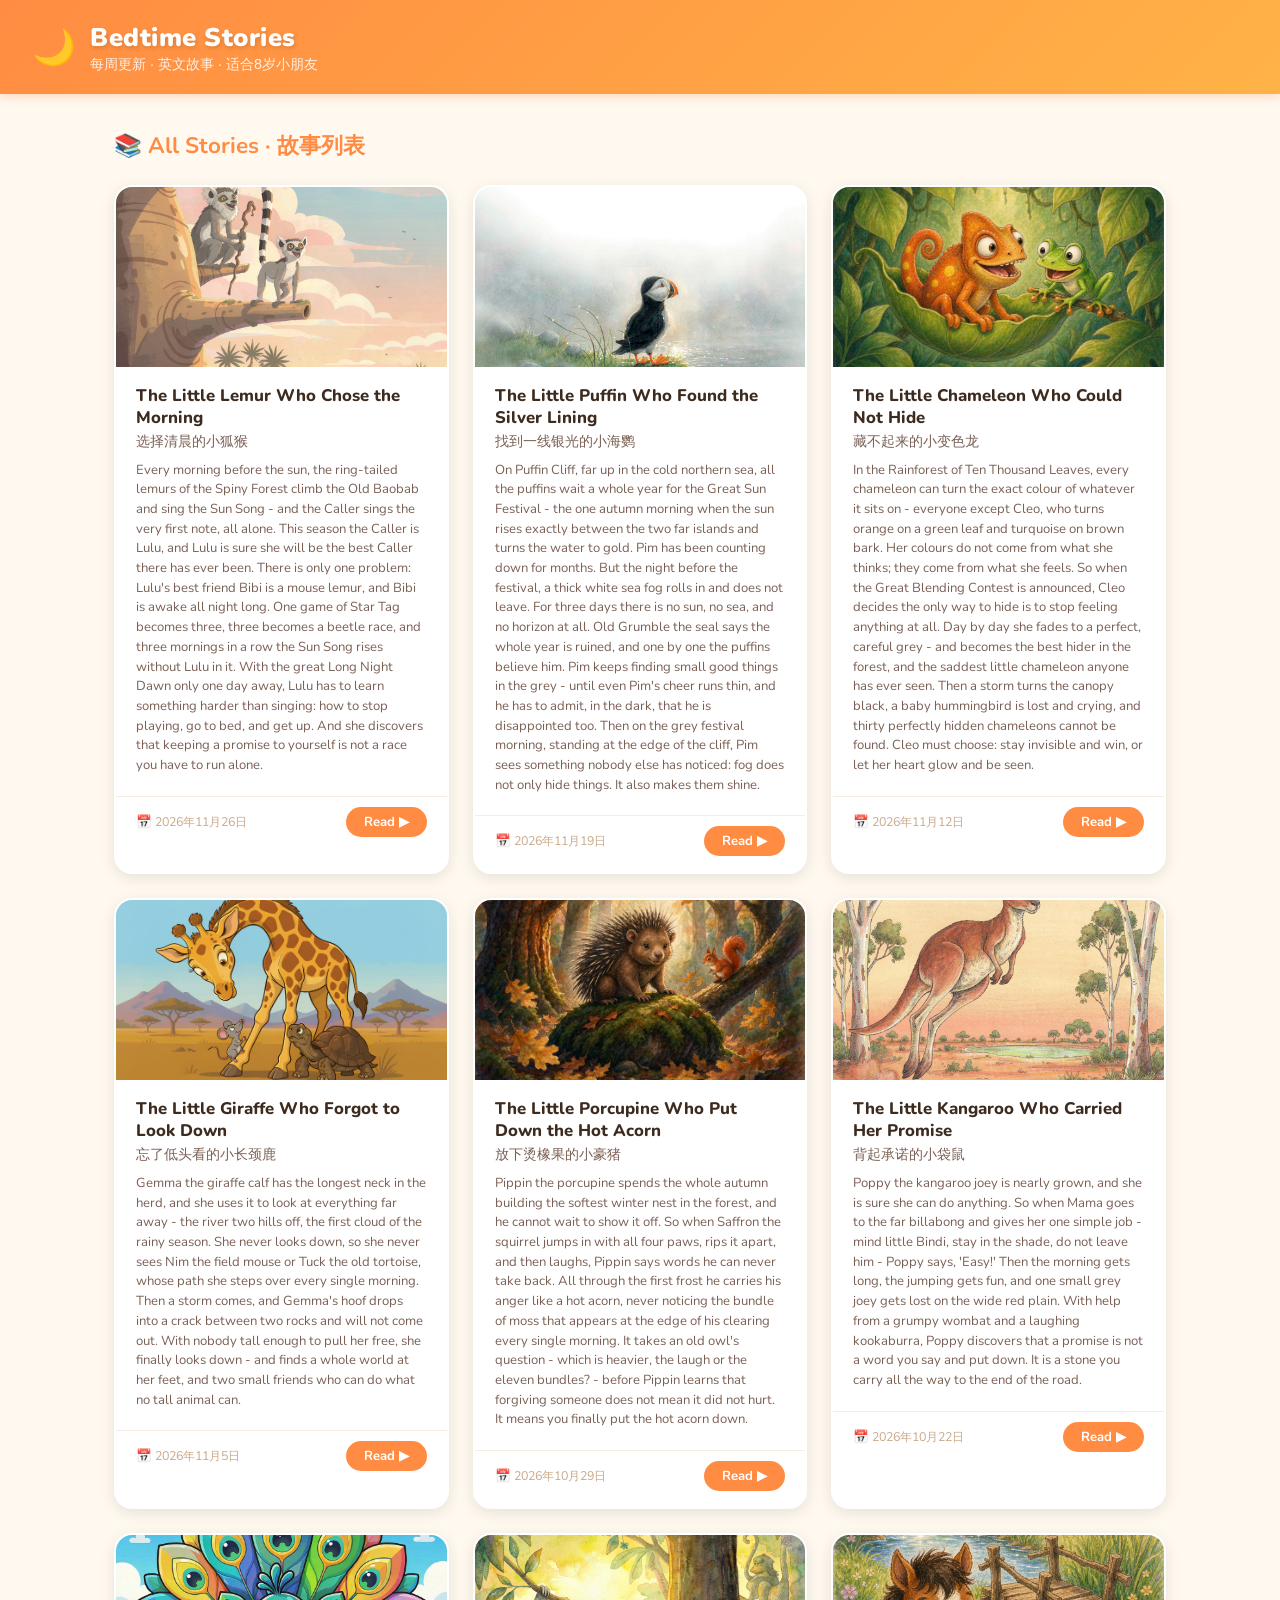
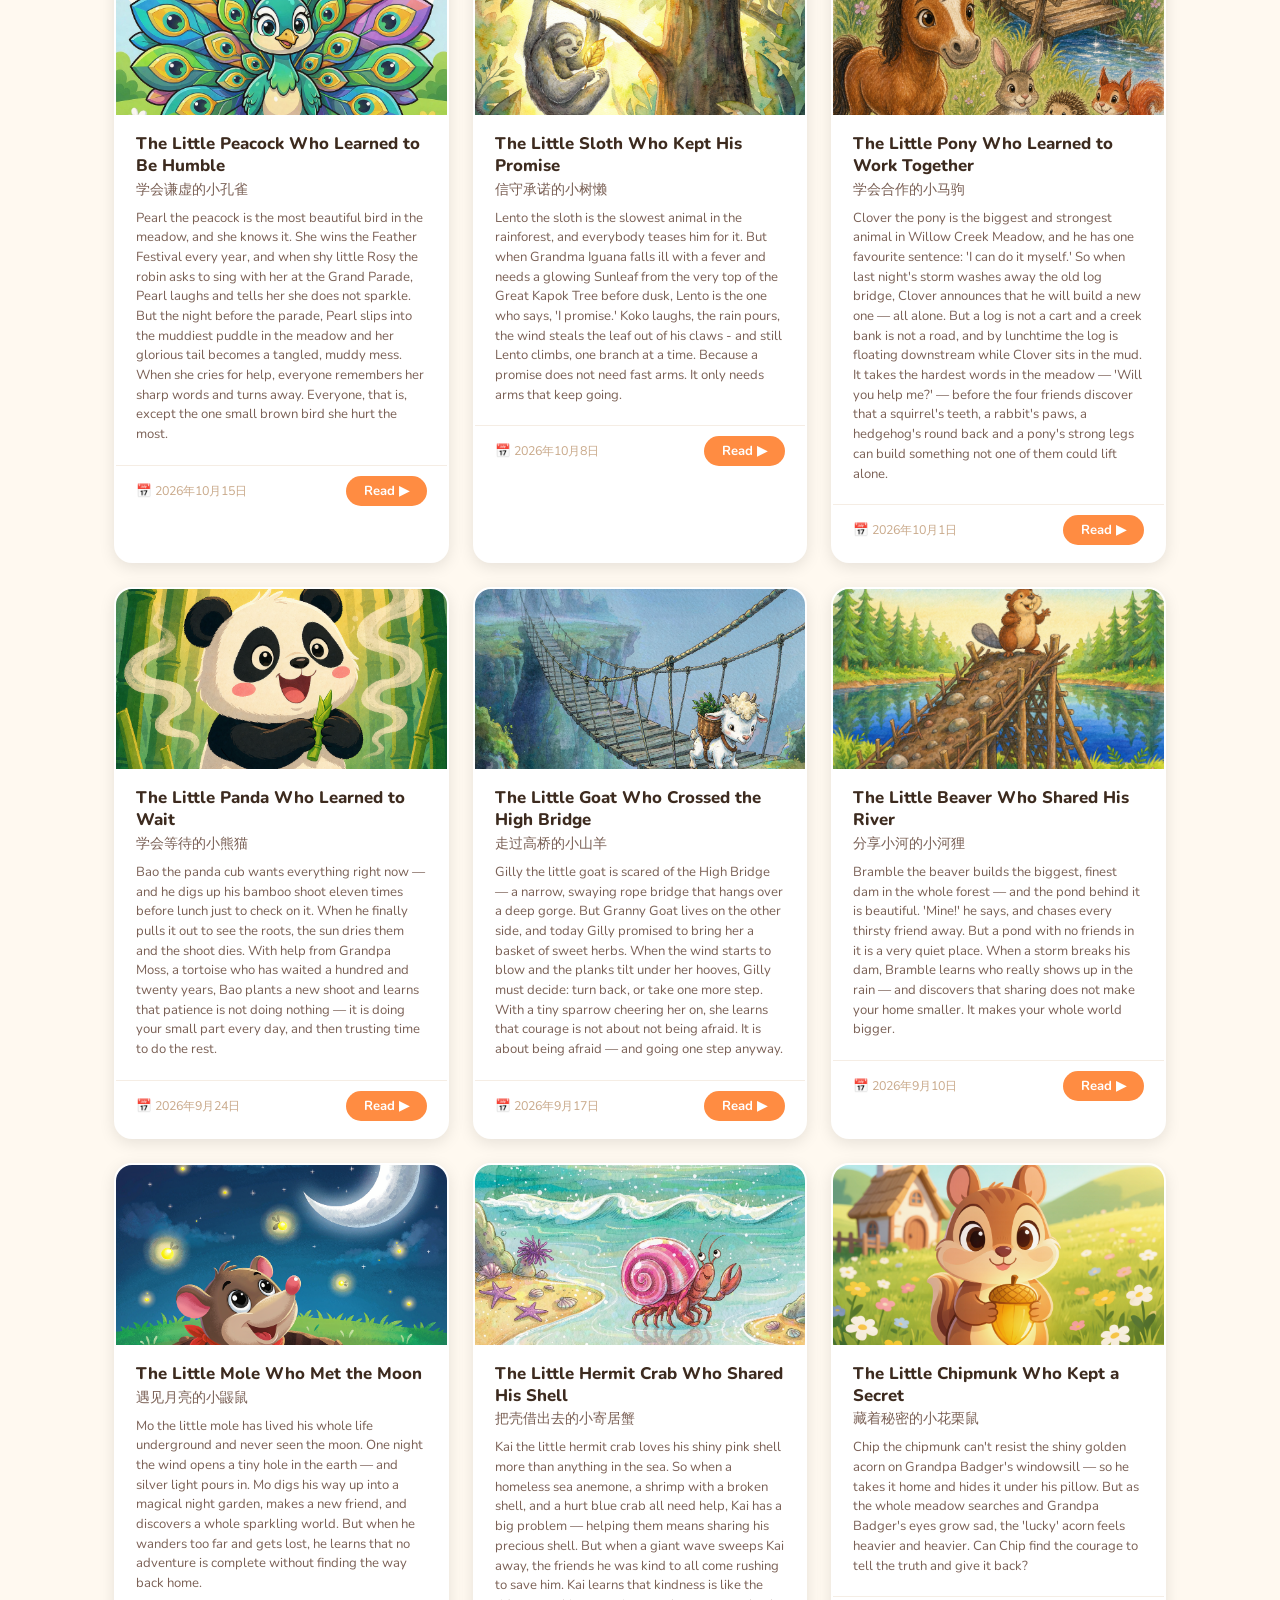
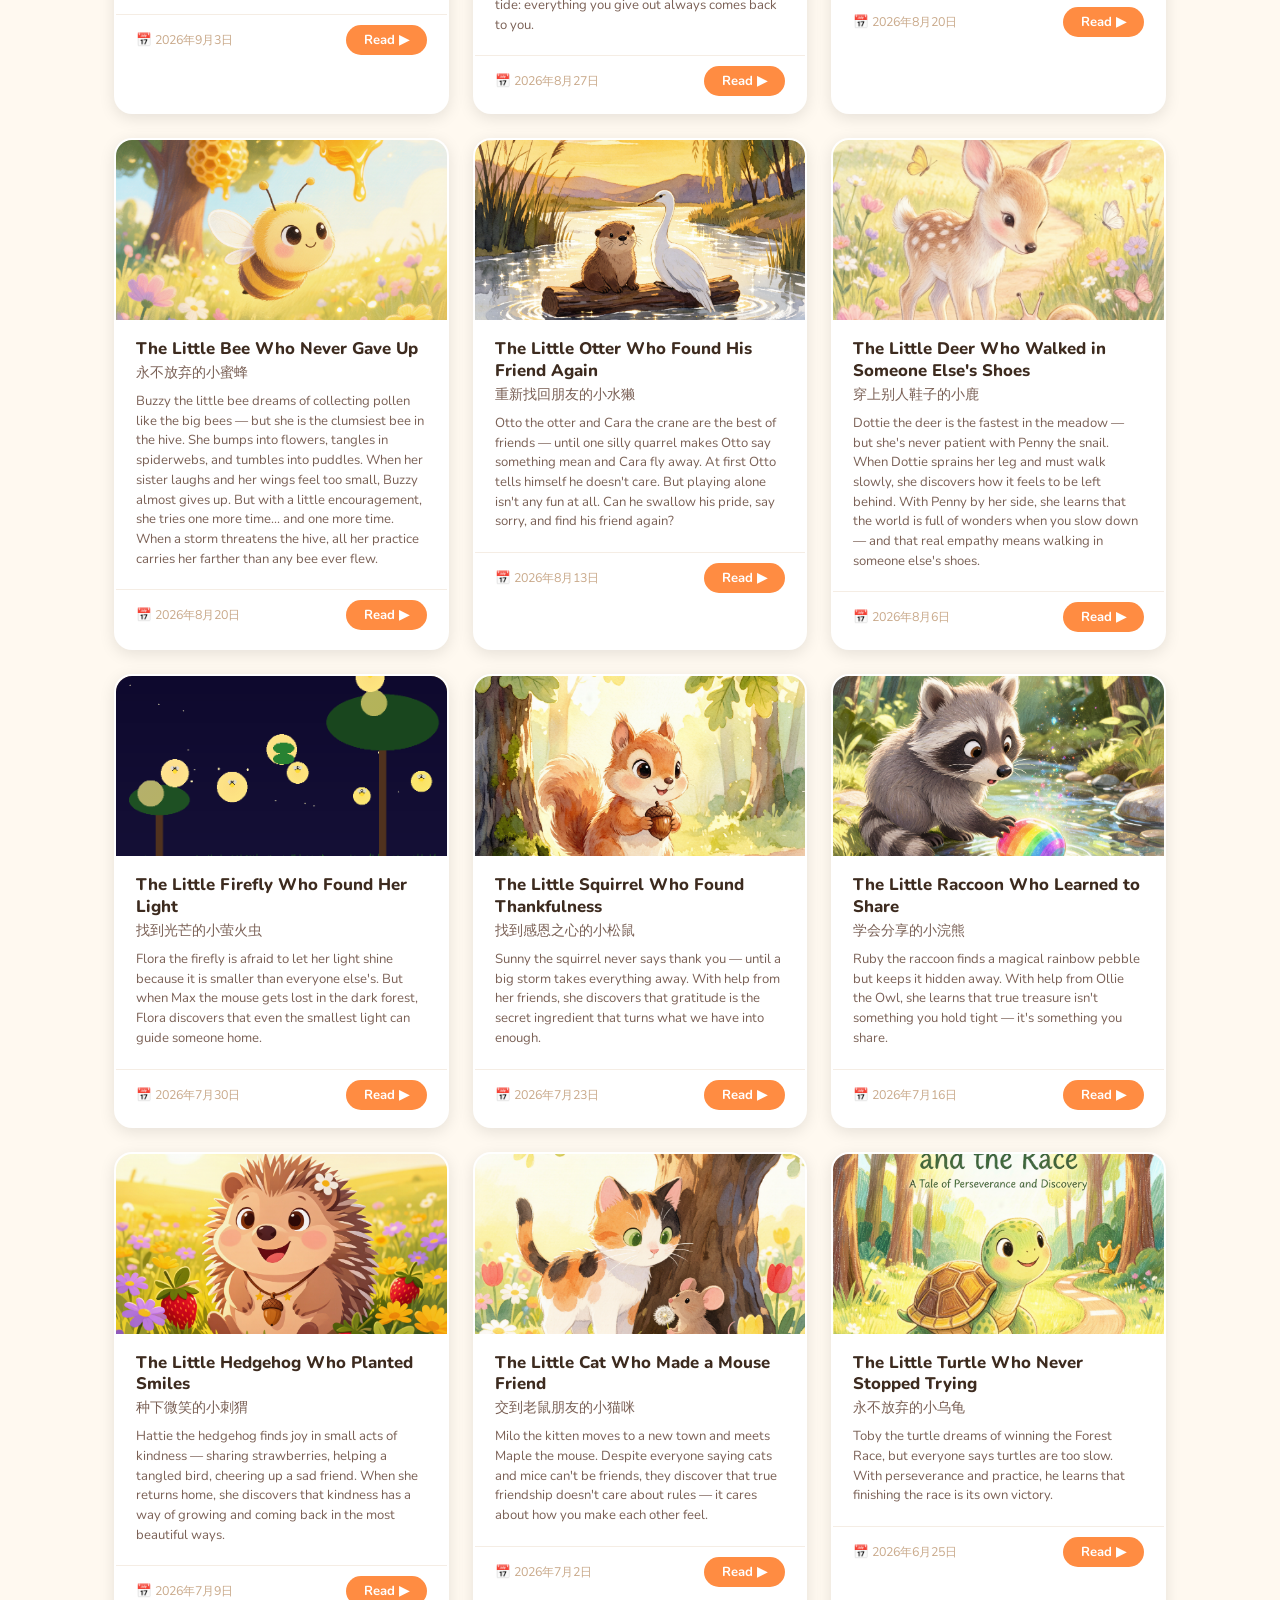
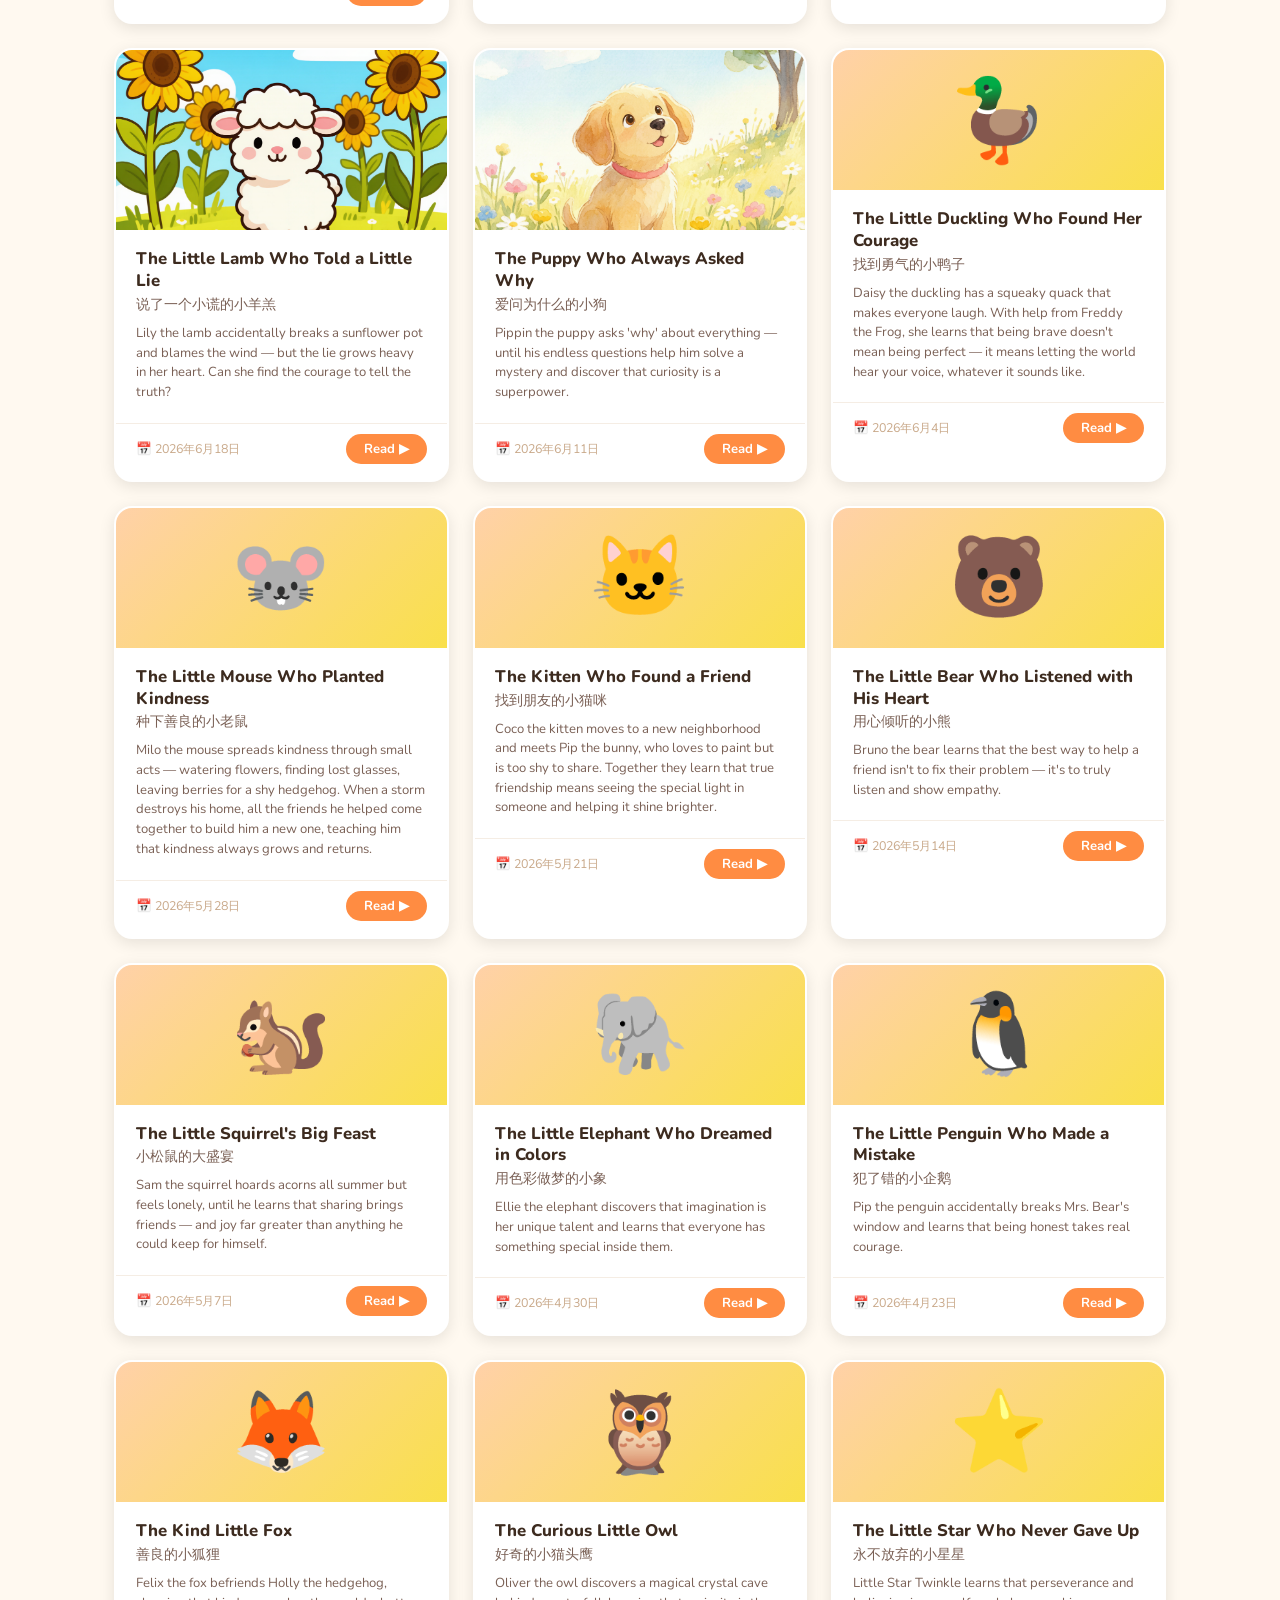
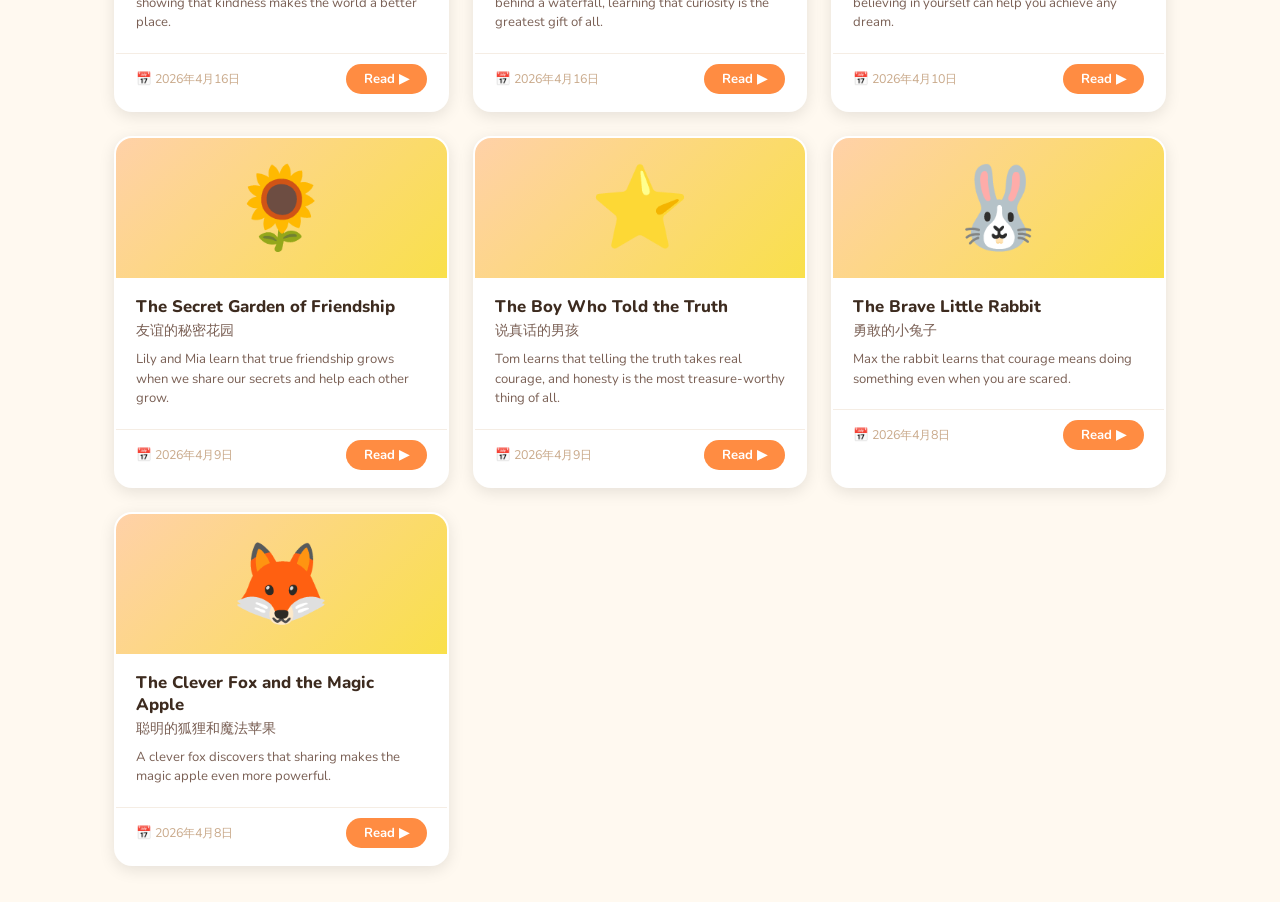
<file: index.html>
<!DOCTYPE html>
<html lang="en">
<head>
  <meta charset="UTF-8" />
  <meta name="viewport" content="width=device-width, initial-scale=1.0" />
  <title>Bedtime Stories 🌙 — English Stories for Kids</title>
  <meta name="description" content="Weekly English bedtime stories for children, with vocabulary and morals." />
  <link rel="preconnect" href="https://fonts.googleapis.com" />
  <link rel="preconnect" href="https://fonts.gstatic.com" crossorigin />
  <link href="https://fonts.googleapis.com/css2?family=Nunito:wght@400;700;800;900&display=swap" rel="stylesheet" />
  <link rel="stylesheet" href="css/style.css" />
  <style>
    /* Fallback if Google Fonts is unavailable */
    body { font-family: 'Nunito', 'Comic Sans MS', cursive, sans-serif; }
  </style>
</head>
<body>

  <header>
    <div class="logo">🌙</div>
    <div class="site-title">
      <h1>Bedtime Stories</h1>
      <span>每周更新 · 英文故事 · 适合8岁小朋友</span>
    </div>
  </header>

  <main class="home-main">
    <h2>📚 All Stories · 故事列表</h2>
    <div class="story-grid" id="story-grid">
      <p class="loading">Loading stories…</p>
    </div>
  </main>

  <script src="js/main.js"></script>
</body>
</html>
</file>
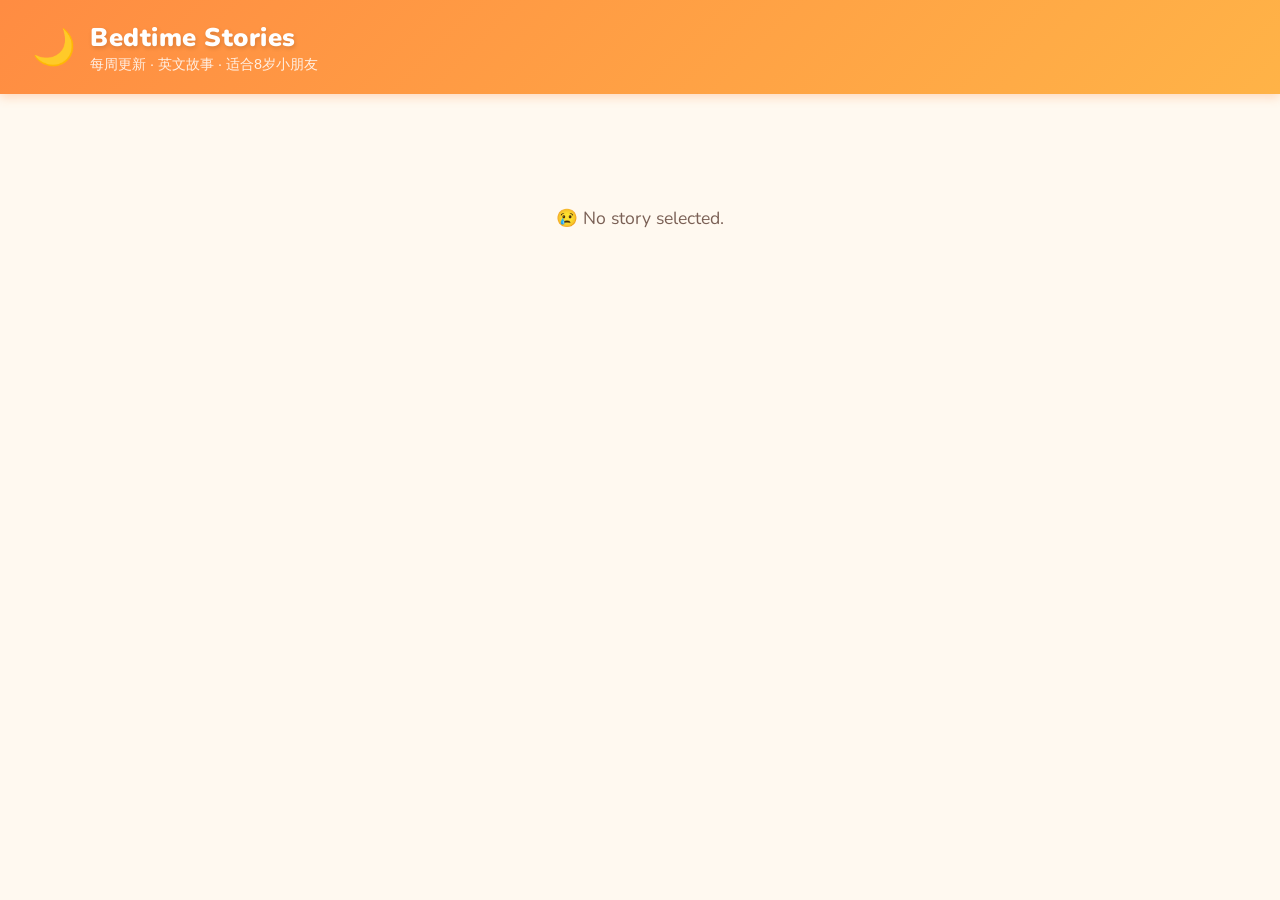
<file: story.html>
<!DOCTYPE html>
<html lang="en">
<head>
  <meta charset="UTF-8" />
  <meta name="viewport" content="width=device-width, initial-scale=1.0" />
  <title>Story — Bedtime Stories 🌙</title>
  <meta name="description" content="Read and listen to an English bedtime story for kids." />
  <link rel="preconnect" href="https://fonts.googleapis.com" />
  <link rel="preconnect" href="https://fonts.gstatic.com" crossorigin />
  <link href="https://fonts.googleapis.com/css2?family=Nunito:wght@400;700;800;900&display=swap" rel="stylesheet" />
  <link rel="stylesheet" href="css/style.css" />
</head>
<body>

  <header>
    <div class="logo">🌙</div>
    <div class="site-title">
      <h1>Bedtime Stories</h1>
      <span>每周更新 · 英文故事 · 适合8岁小朋友</span>
    </div>
  </header>

  <main class="story-main" id="story-main">
    <p class="loading">Loading story…</p>
  </main>

  <script src="js/tts.js"></script>
  <script src="js/story.js"></script>
</body>
</html>
</file>
<file: css/style.css>
/* ===== Reset & Base ===== */
*, *::before, *::after { box-sizing: border-box; margin: 0; padding: 0; }

:root {
  --primary: #FF8C42;
  --primary-light: #FFD1A8;
  --secondary: #6DC5A2;
  --accent: #F9E04B;
  --bg: #FFF9F0;
  --bg-card: #FFFFFF;
  --text: #3D2B1F;
  --text-light: #7A6055;
  --shadow: 0 4px 16px rgba(0,0,0,0.10);
  --radius: 18px;
  --font-en: 'Nunito', 'Comic Sans MS', cursive, sans-serif;
  --font-zh: 'PingFang SC', 'Microsoft YaHei', sans-serif;
}

body {
  background: var(--bg);
  color: var(--text);
  font-family: var(--font-en);
  min-height: 100vh;
}

/* ===== Header ===== */
header {
  background: linear-gradient(135deg, var(--primary) 0%, #FFB347 100%);
  padding: 20px 32px;
  display: flex;
  align-items: center;
  gap: 14px;
  box-shadow: 0 3px 10px rgba(255,140,66,0.3);
}

header .logo { font-size: 2.2rem; }

header .site-title {
  display: flex;
  flex-direction: column;
}

header .site-title h1 {
  font-size: 1.6rem;
  font-weight: 900;
  color: #fff;
  letter-spacing: 0.5px;
  text-shadow: 1px 2px 4px rgba(0,0,0,0.15);
}

header .site-title span {
  font-size: 0.9rem;
  color: rgba(255,255,255,0.85);
  font-family: var(--font-zh);
}

/* ===== Home Page ===== */
.home-main { max-width: 1100px; margin: 0 auto; padding: 36px 24px; }

.home-main h2 {
  font-size: 1.4rem;
  color: var(--primary);
  margin-bottom: 24px;
  display: flex;
  align-items: center;
  gap: 8px;
}

.story-grid {
  display: grid;
  grid-template-columns: repeat(auto-fill, minmax(280px, 1fr));
  gap: 24px;
}

.story-card {
  background: var(--bg-card);
  border-radius: var(--radius);
  box-shadow: var(--shadow);
  overflow: hidden;
  transition: transform 0.2s, box-shadow 0.2s;
  cursor: pointer;
  text-decoration: none;
  color: inherit;
  display: block;
  border: 2px solid transparent;
}

.story-card:hover {
  transform: translateY(-6px);
  box-shadow: 0 10px 32px rgba(255,140,66,0.25);
  border-color: var(--primary-light);
}

.card-cover {
  height: 140px;
  background: linear-gradient(135deg, var(--primary-light), var(--accent));
  display: flex;
  align-items: center;
  justify-content: center;
  font-size: 5rem;
}

.card-cover-img {
  width: 100%;
  height: 180px;
  object-fit: cover;
  display: block;
  background: linear-gradient(135deg, var(--primary-light), var(--accent));
}

.card-body { padding: 18px 20px 20px; }

.card-body .en-title {
  font-size: 1.05rem;
  font-weight: 800;
  color: var(--text);
  line-height: 1.3;
}

.card-body .zh-title {
  font-size: 0.85rem;
  color: var(--text-light);
  font-family: var(--font-zh);
  margin-top: 4px;
}

.card-body .summary {
  font-size: 0.82rem;
  color: var(--text-light);
  margin-top: 10px;
  line-height: 1.5;
}

.card-footer {
  display: flex;
  align-items: center;
  justify-content: space-between;
  padding: 10px 20px 16px;
  border-top: 1px solid #F5EDE4;
}

.card-date {
  font-size: 0.78rem;
  color: #C9A98A;
}

.read-btn {
  background: var(--primary);
  color: #fff;
  border: none;
  border-radius: 20px;
  padding: 6px 18px;
  font-size: 0.82rem;
  font-weight: 700;
  cursor: pointer;
  font-family: var(--font-en);
  transition: background 0.2s;
}

.read-btn:hover { background: #e5742e; }

/* ===== Story Page ===== */
.story-main { max-width: 820px; margin: 0 auto; padding: 32px 24px 60px; }

.back-link {
  display: inline-flex;
  align-items: center;
  gap: 6px;
  color: var(--primary);
  text-decoration: none;
  font-weight: 700;
  font-size: 0.95rem;
  margin-bottom: 28px;
  transition: gap 0.15s;
}
.back-link:hover { gap: 10px; }

.story-header { text-align: center; margin-bottom: 36px; }

.story-cover-emoji { font-size: 5rem; display: block; margin-bottom: 12px; }

.story-cover-image {
  display: block;
  width: 100%;
  max-width: 600px;
  height: auto;
  border-radius: 18px;
  box-shadow: var(--shadow);
  margin: 0 auto 20px;
  object-fit: cover;
  aspect-ratio: 16/10;
  background: linear-gradient(135deg, var(--primary-light), var(--accent));
}

.story-illustration {
  display: block;
  width: 100%;
  max-width: 520px;
  height: auto;
  border-radius: 16px;
  box-shadow: 0 6px 20px rgba(0,0,0,0.10);
  margin: 20px auto;
  object-fit: cover;
  aspect-ratio: 4/3;
  background: linear-gradient(135deg, #F5EDE4, #E8F7F1);
}

.story-title-en {
  font-size: 1.9rem;
  font-weight: 900;
  color: var(--text);
  line-height: 1.2;
}

.story-title-zh {
  font-size: 1.1rem;
  color: var(--text-light);
  font-family: var(--font-zh);
  margin-top: 6px;
}

.story-date {
  font-size: 0.82rem;
  color: #C9A98A;
  margin-top: 8px;
}

/* ===== Paragraphs ===== */
.section-title {
  font-size: 1.05rem;
  font-weight: 800;
  color: var(--secondary);
  margin: 36px 0 16px;
  display: flex;
  align-items: center;
  gap: 8px;
  border-bottom: 2px solid #E8F7F1;
  padding-bottom: 8px;
}

.paragraph {
  background: var(--bg-card);
  border-radius: 14px;
  padding: 16px 20px;
  margin-bottom: 12px;
  cursor: pointer;
  transition: background 0.18s, box-shadow 0.18s, transform 0.15s;
  border: 2px solid transparent;
  position: relative;
  user-select: none;
}

.paragraph:hover {
  background: #FFF3E6;
  border-color: var(--primary-light);
  transform: translateX(4px);
}

.paragraph.speaking {
  background: #FFF3E6;
  border-color: var(--primary);
  box-shadow: 0 0 0 3px rgba(255,140,66,0.18);
}

.paragraph.speaking::after {
  content: '🔊';
  position: absolute;
  right: 16px;
  top: 50%;
  transform: translateY(-50%);
  font-size: 1.2rem;
  animation: pulse 0.8s infinite;
}

@keyframes pulse {
  0%, 100% { opacity: 1; transform: translateY(-50%) scale(1); }
  50% { opacity: 0.6; transform: translateY(-50%) scale(1.2); }
}

.speaker-badge {
  display: inline-block;
  font-size: 0.72rem;
  font-weight: 800;
  padding: 2px 10px;
  border-radius: 20px;
  margin-bottom: 8px;
  text-transform: uppercase;
  letter-spacing: 0.5px;
}

.speaker-narrator { background: #EEF5FF; color: #5581B5; }
.speaker-character { background: var(--primary-light); color: #C05C10; }

.para-text {
  font-size: 1.05rem;
  line-height: 1.8;
  color: var(--text);
}

.click-hint {
  font-size: 0.78rem;
  color: #C9A98A;
  text-align: center;
  margin-top: -4px;
  margin-bottom: 16px;
}

/* ===== Vocabulary ===== */
.vocab-table {
  width: 100%;
  border-collapse: separate;
  border-spacing: 0 8px;
  margin-top: 4px;
}

.vocab-table thead th {
  font-size: 0.8rem;
  color: var(--text-light);
  font-weight: 700;
  padding: 4px 14px;
  text-align: left;
}

.vocab-table tbody tr {
  background: var(--bg-card);
  border-radius: 12px;
  box-shadow: 0 2px 8px rgba(0,0,0,0.05);
  cursor: pointer;
  transition: background 0.18s;
}

.vocab-table tbody tr:hover { background: #FFF3E6; }

.vocab-table td {
  padding: 12px 14px;
  font-size: 0.95rem;
}

.vocab-table td:first-child {
  font-weight: 800;
  color: var(--primary);
  border-radius: 12px 0 0 12px;
  font-size: 1.05rem;
}

.vocab-table td:last-child {
  border-radius: 0 12px 12px 0;
  font-family: var(--font-zh);
  color: var(--text-light);
}

.phonetic {
  color: var(--secondary);
  font-style: italic;
  font-size: 0.88rem;
}

/* ===== Moral ===== */
.moral-box {
  background: linear-gradient(135deg, #FFF8DC, #FFF3C8);
  border-left: 5px solid var(--accent);
  border-radius: 14px;
  padding: 20px 24px;
  margin-top: 8px;
}

.moral-en {
  font-size: 1.05rem;
  font-weight: 700;
  color: var(--text);
  line-height: 1.6;
}

.moral-zh {
  font-size: 0.9rem;
  color: var(--text-light);
  font-family: var(--font-zh);
  margin-top: 8px;
  line-height: 1.7;
}

/* ===== Loading & Error ===== */
.loading, .error-msg {
  text-align: center;
  padding: 80px 20px;
  font-size: 1.1rem;
  color: var(--text-light);
}

.loading::before { content: '⏳ '; }
.error-msg::before { content: '😢 '; }

/* ===== Responsive ===== */
@media (max-width: 600px) {
  header { padding: 14px 18px; }
  header .site-title h1 { font-size: 1.2rem; }
  .home-main { padding: 20px 14px; }
  .story-main { padding: 20px 14px 40px; }
  .story-title-en { font-size: 1.4rem; }
  .para-text { font-size: 0.97rem; }
}
</file>
